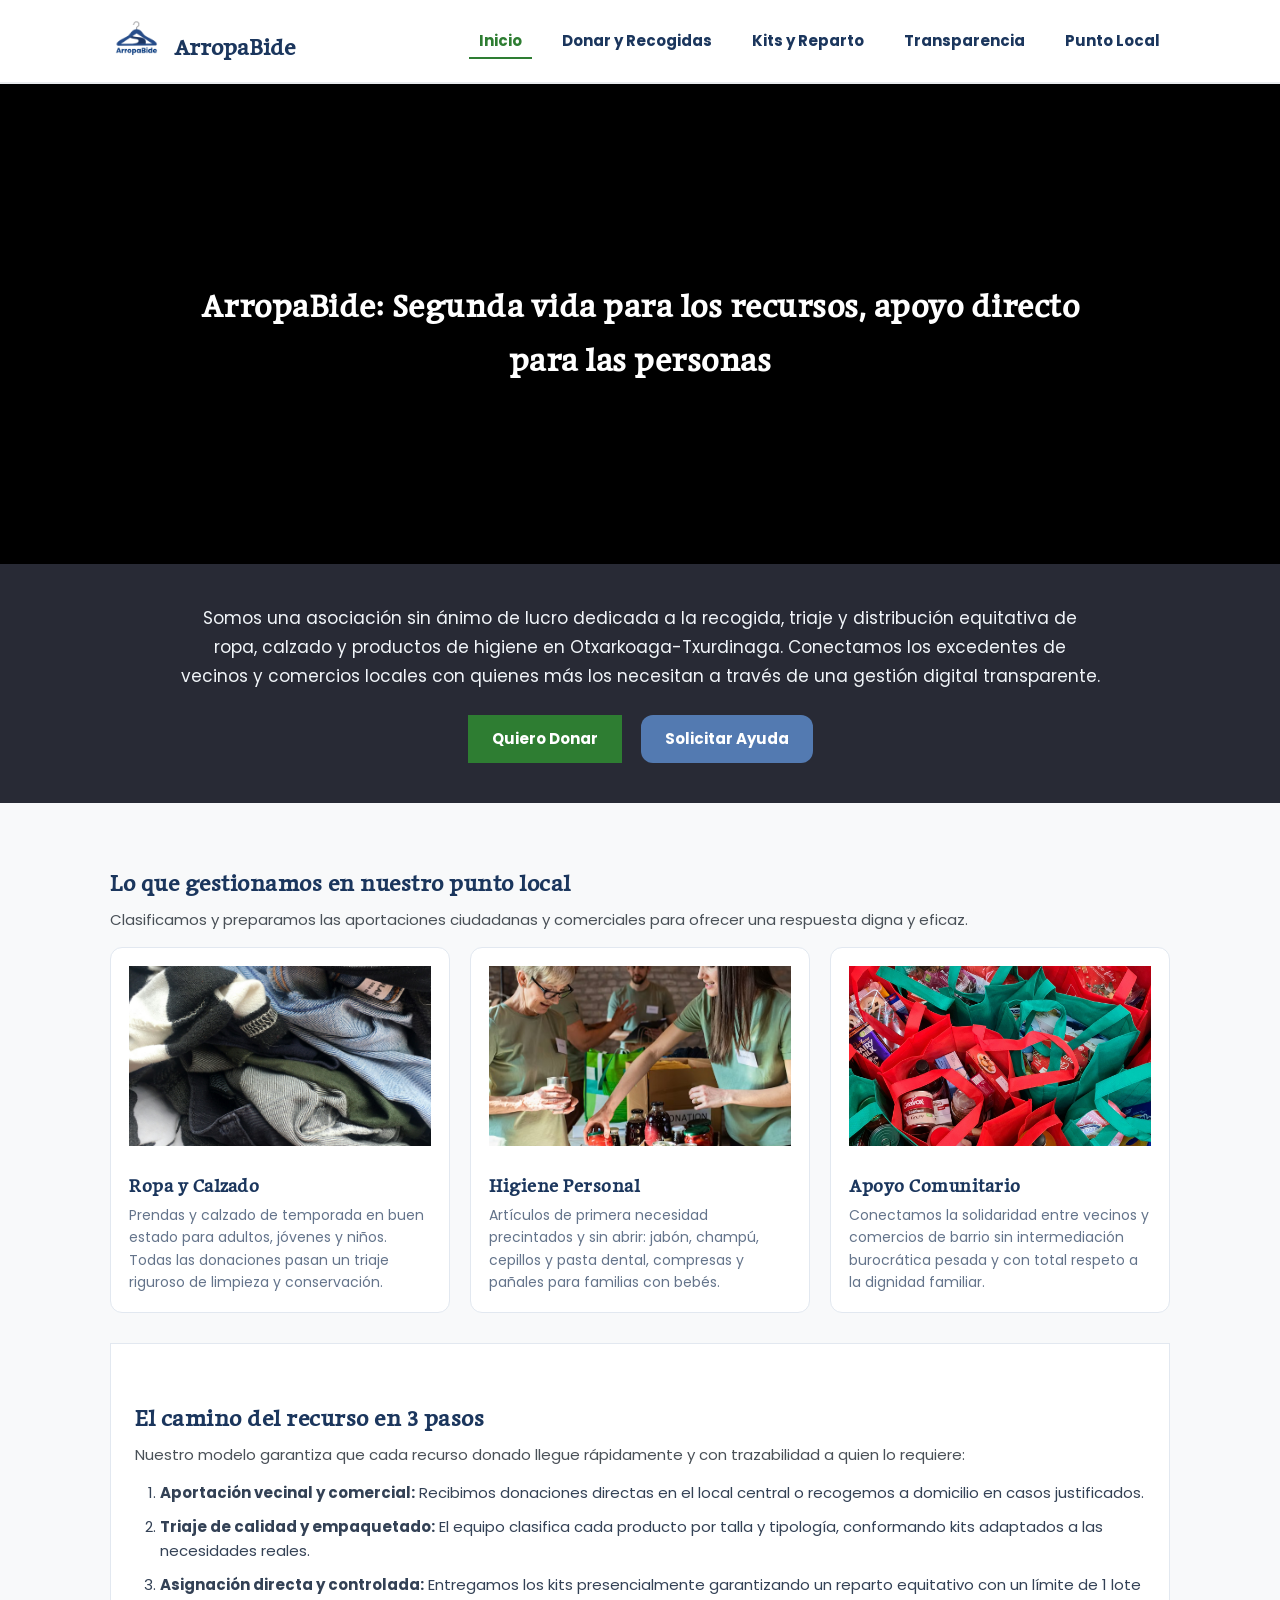
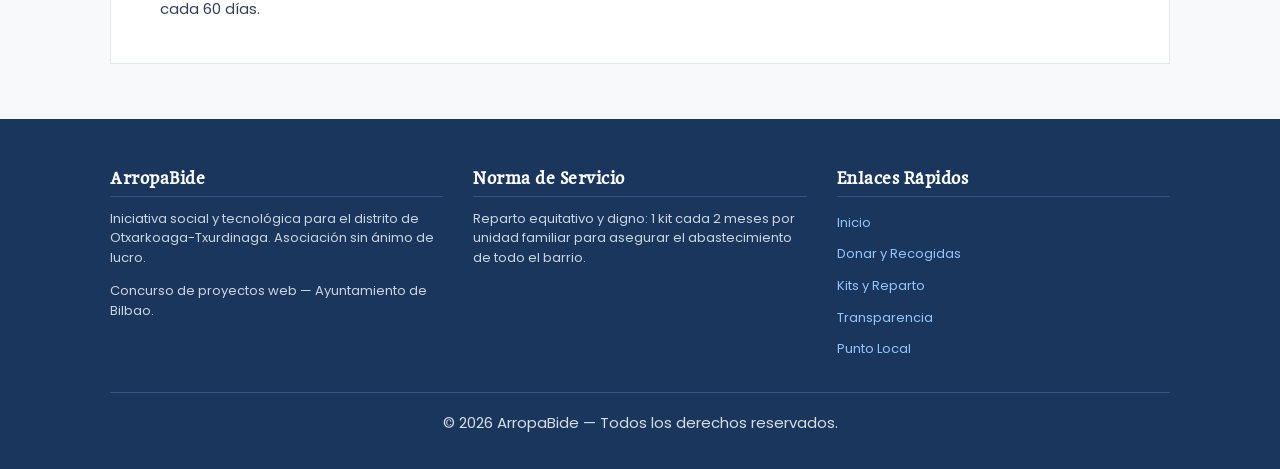
<file: index.html>
<!DOCTYPE html>
<html lang="es">
<head>
    <meta charset="UTF-8">
    <meta name="viewport" content="width=device-width, initial-scale=1.0">
    <title>ArropaBide | Donación y Recursos de Primera Necesidad en Otxarkoaga-Txurdinaga</title>
    <link rel="stylesheet" href="assets/css/style.css">
    <link rel="icon" href="assets/img/logo.png" type="image/x-icon">
</head>
<body>
    <!-- cabecera completa sin margenes laterales -->
    <header>
        <div class="header-contenedor">
            <div class="nav-flex">
                <a href="#" class="logo-header">
                    <img src="assets/img/logo.png" alt="Logotipo ArropaBide">
                    <span>ArropaBide</span>
                </a>
                <!-- menu de navegacion con lista -->
                <nav id="menu-principal">
                    <ul>
                        <li><a href="#" class="activo">Inicio</a></li>
                        <li><a href="donaciones.html">Donar y Recogidas</a></li>
                        <li><a href="kits.html">Kits y Reparto</a></li>
                        <li><a href="impacto.html">Transparencia</a></li>
                        <li><a href="contacto.html">Punto Local</a></li>
                    </ul>
                </nav>
            </div>
        </div>
    </header>

    <!-- hero con video automatico de youtube sin aspecto de card -->
    <section class="hero-video-seccion">
        <div class="yt-embed">
            <div data-id="EvEJQOR70DM" id="yt-embed-player" class="yt-embed-player"></div>
            <div class="yt-embed-overlay"></div>
            <div class="yt-hero-texto">
                <h1>ArropaBide: Segunda vida para los recursos, apoyo directo para las personas</h1>
            </div>
        </div>
    </section>

    <!-- franja oscura debajo del hero con fondo #282a35 que ocupa todo el ancho -->
    <div class="franja-hero-info">
        <p>Somos una asociación sin ánimo de lucro dedicada a la recogida, triaje y distribución equitativa de ropa, calzado y productos de higiene en Otxarkoaga-Txurdinaga. Conectamos los excedentes de vecinos y comercios locales con quienes más los necesitan a través de una gestión digital transparente.</p>
        <div class="botones-hero">
            <a href="donaciones.html" class="btn-donar">Quiero Donar</a>
            <a href="kits.html" class="btn-ayuda">Solicitar Ayuda</a>
        </div>
    </div>

    <!-- contenido principal centrado -->
    <main class="contenedor-centrado">
        <!-- seccion de pilares esenciales con flexbox y tarjetas -->
        <section>
            <h2>Lo que gestionamos en nuestro punto local</h2>
            <p>Clasificamos y preparamos las aportaciones ciudadanas y comerciales para ofrecer una respuesta digna y eficaz.</p>

            <div class="contenedor-tarjetas">
                <!-- tarjeta 1 -->
                <article class="tarjeta">
                    <img src="assets/img/poster-ropa.jpg" alt="Ropa y calzado clasificados en perchas">
                    <h3>Ropa y Calzado</h3>
                    <p>Prendas y calzado de temporada en buen estado para adultos, jóvenes y niños. Todas las donaciones pasan un triaje riguroso de limpieza y conservación.</p>
                </article>

                <!-- tarjeta 2 -->
                <article class="tarjeta">
                    <img src="assets/img/poster-caridad.jpg" alt="Productos de higiene precintados">
                    <h3>Higiene Personal</h3>
                    <p>Artículos de primera necesidad precintados y sin abrir: jabón, champú, cepillos y pasta dental, compresas y pañales para familias con bebés.</p>
                </article>

                <!-- tarjeta 3 -->
                <article class="tarjeta">
                    <img src="assets/img/poster-caridad2.jpg" alt="Equipo de triaje en el local">
                    <h3>Apoyo Comunitario</h3>
                    <p>Conectamos la solidaridad entre vecinos y comercios de barrio sin intermediación burocrática pesada y con total respeto a la dignidad familiar.</p>
                </article>
            </div>
        </section>

        <!-- seccion informativa de como funciona en tres pasos con lista ordenada -->
        <section class="seccion-blanca">
            <h2>El camino del recurso en 3 pasos</h2>
            <p>Nuestro modelo garantiza que cada recurso donado llegue rápidamente y con trazabilidad a quien lo requiere:</p>
            <ol class="lista-pasos">
                <li><strong>Aportación vecinal y comercial:</strong> Recibimos donaciones directas en el local central o recogemos a domicilio en casos justificados.</li>
                <li><strong>Triaje de calidad y empaquetado:</strong> El equipo clasifica cada producto por talla y tipología, conformando kits adaptados a las necesidades reales.</li>
                <li><strong>Asignación directa y controlada:</strong> Entregamos los kits presencialmente garantizando un reparto equitativo con un límite de 1 lote cada 60 días.</li>
            </ol>
        </section>
    </main>

    <!-- pie de pagina que ocupa todo el espacio sin margenes y sin borde verde -->
    <footer>
        <div class="footer-contenedor">
            <div class="footer-flex">
                <div class="footer-col">
                    <h3>ArropaBide</h3>
                    <p>Iniciativa social y tecnológica para el distrito de Otxarkoaga-Txurdinaga. Asociación sin ánimo de lucro.</p>
                    <p>Concurso de proyectos web — Ayuntamiento de Bilbao.</p>
                </div>
                <div class="footer-col">
                    <h3>Norma de Servicio</h3>
                    <p>Reparto equitativo y digno: 1 kit cada 2 meses por unidad familiar para asegurar el abastecimiento de todo el barrio.</p>
                </div>
                <div class="footer-col">
                    <h3>Enlaces Rápidos</h3>
                    <ul>
                        <li><a href="#">Inicio</a></li>
                        <li><a href="donaciones.html">Donar y Recogidas</a></li>
                        <li><a href="kits.html">Kits y Reparto</a></li>
                        <li><a href="impacto.html">Transparencia</a></li>
                        <li><a href="contacto.html">Punto Local</a></li>
                    </ul>
                </div>
            </div>
            <div class="copyright">
                <p>&copy; 2026 ArropaBide — Todos los derechos reservados.</p>
            </div>
        </div>
    </footer>

    <!-- script de la api de youtube para el video de fondo automatico -->
    <script async src="https://www.youtube.com/iframe_api"></script>
    <script src="assets/js/script.js"></script>
</body>
</html>
</file>
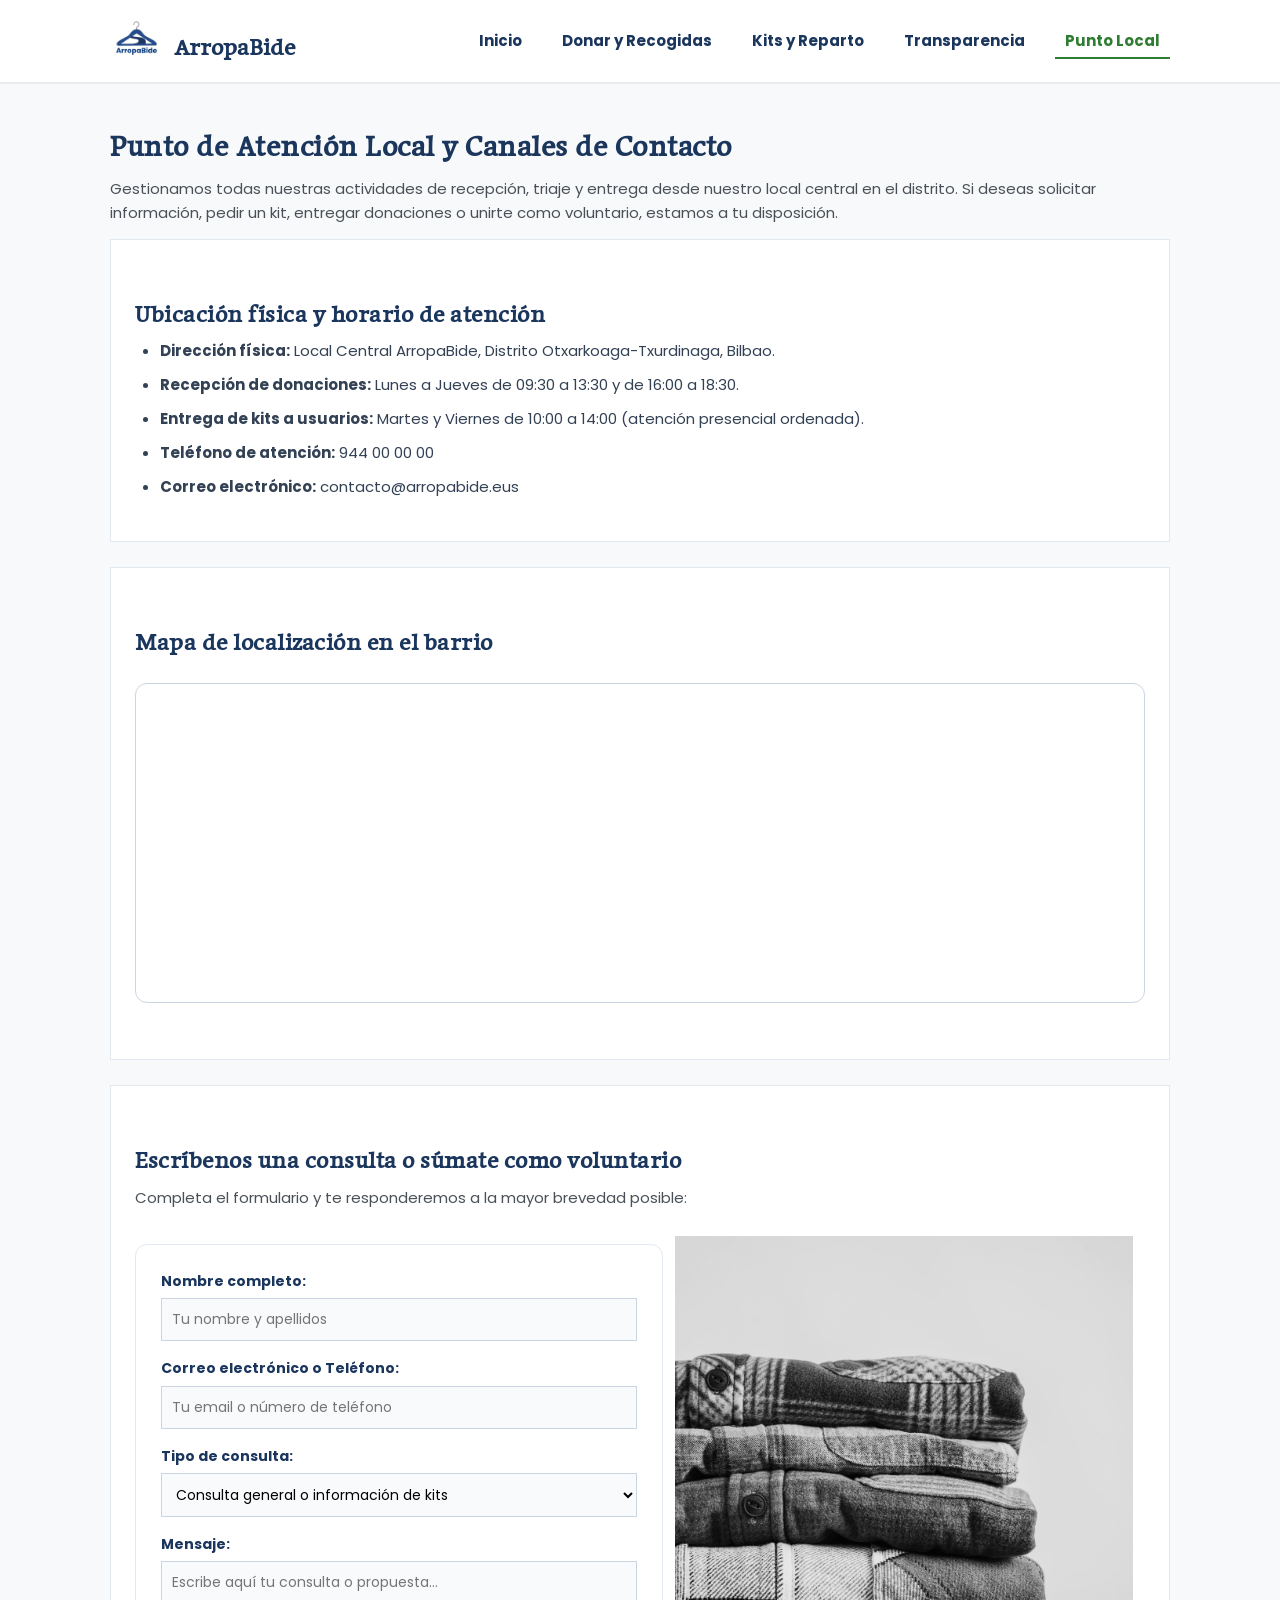
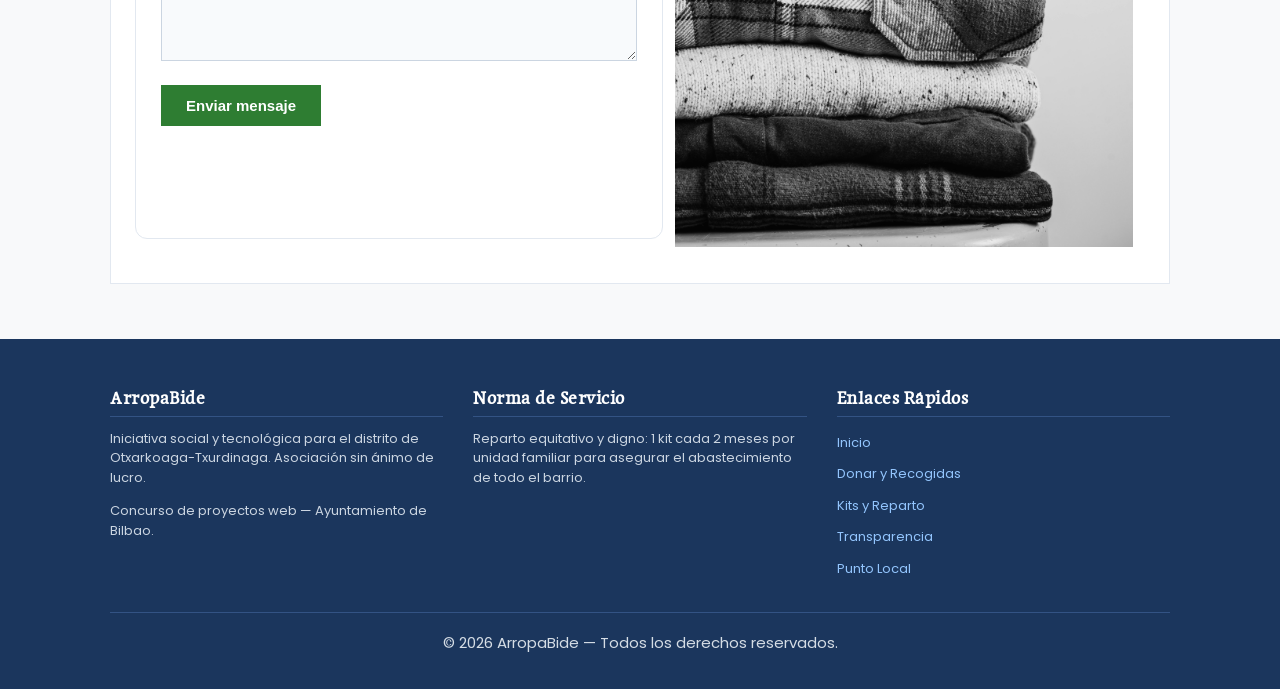
<file: contacto.html>
<!DOCTYPE html>
<html lang="es">
<head>
    <meta charset="UTF-8">
    <meta name="viewport" content="width=device-width, initial-scale=1.0">
    <title>Punto Local, Horarios y Contacto | ArropaBide</title>
    <link rel="stylesheet" href="assets/css/style.css">
    <link rel="icon" href="assets/img/logo.png" type="image/x-icon">
</head>
<body>
    <!-- cabecera comun con navegacion -->
    <header>
        <div class="header-contenedor">
            <div class="nav-flex">
                <a href="index.html" class="logo-header">
                    <img src="assets/img/logo.png" alt="Logotipo ArropaBide">
                    <span>ArropaBide</span>
                </a>
                <nav id="menu-principal">
                    <ul>
                        <li><a href="index.html">Inicio</a></li>
                        <li><a href="donaciones.html">Donar y Recogidas</a></li>
                        <li><a href="kits.html">Kits y Reparto</a></li>
                        <li><a href="impacto.html">Transparencia</a></li>
                        <li><a href="contacto.html" class="activo">Punto Local</a></li>
                    </ul>
                </nav>
            </div>
        </div>
    </header>

    <!-- contenido principal de contacto centrado -->
    <main class="contenedor-centrado">
        <section>
            <h1>Punto de Atención Local y Canales de Contacto</h1>
            <p>Gestionamos todas nuestras actividades de recepción, triaje y entrega desde nuestro local central en el distrito. Si deseas solicitar información, pedir un kit, entregar donaciones o unirte como voluntario, estamos a tu disposición.</p>
        </section>

        <!-- seccion de datos del local y horarios -->
        <section class="seccion-blanca">
            <h2>Ubicación física y horario de atención</h2>
            <ul class="lista-sencilla">
                <li><strong>Dirección física:</strong> Local Central ArropaBide, Distrito Otxarkoaga-Txurdinaga, Bilbao.</li>
                <li><strong>Recepción de donaciones:</strong> Lunes a Jueves de 09:30 a 13:30 y de 16:00 a 18:30.</li>
                <li><strong>Entrega de kits a usuarios:</strong> Martes y Viernes de 10:00 a 14:00 (atención presencial ordenada).</li>
                <li><strong>Teléfono de atención:</strong> 944 00 00 00</li>
                <li><strong>Correo electrónico:</strong> contacto@arropabide.eus</li>
            </ul>
        </section>

        <!-- seccion con mapa interactivo en iframe -->
        <section class="seccion-blanca">
            <h2>Mapa de localización en el barrio</h2>
            <div class="contenedor-mapa">
                <iframe src="https://www.google.com/maps/embed?pb=!1m18!1m12!1m3!1d11620.123456789!2d-2.9090!3d43.2590!2m3!1f0!2f0!3f0!3m2!1i1024!2i768!4f13.1!3m3!1m2!1s0xd4e4fd8a4c0a1b3%3A0x123456789abcdef!2sOtxarkoaga-Txurdinaga%2C%20Bilbao!5e0!3m2!1ses!2ses!4v1234567890123" loading="lazy" title="Mapa Otxarkoaga-Txurdinaga"></iframe>
            </div>
        </section>

        <!-- formulario de contacto vecinal -->
        <section class="seccion-blanca">
            <h2>Escríbenos una consulta o súmate como voluntario</h2>
            <p>Completa el formulario y te responderemos a la mayor brevedad posible:</p>
            <div class="form">
            <!-- formulario con envio mediante mailto -->
            <form id="formulario-contacto" action="mailto:contacto@arropabide.eus" method="post" enctype="text/plain">
                <label for="nombre">Nombre completo:</label>
                <input type="text" id="nombre" name="nombre" placeholder="Tu nombre y apellidos" required>

                <label for="contacto">Correo electrónico o Teléfono:</label>
                <input type="text" id="contacto" name="contacto" placeholder="Tu email o número de teléfono" required>

                <label for="tipo">Tipo de consulta:</label>
                <select id="tipo" name="tipo">
                    <option value="general">Consulta general o información de kits</option>
                    <option value="comercio">Comercio local interesado en colaborar</option>
                    <option value="voluntariado">Inscripción como voluntario de triaje o reparto</option>
                    <option value="otro">Otras consultas</option>
                </select>

                <label for="mensaje">Mensaje:</label>
                <textarea id="mensaje" name="mensaje" placeholder="Escribe aquí tu consulta o propuesta..." required></textarea>

                <input type="submit" value="Enviar mensaje">
            </form>
            <img class="img-form" src="assets/img/poster-caridad3.jpg" alt="portada"/>
        </div>
        </section>
    </main>

    <!-- pie de pagina sin margenes laterales -->
    <footer>
        <div class="footer-contenedor">
            <div class="footer-flex">
                <div class="footer-col">
                    <h3>ArropaBide</h3>
                    <p>Iniciativa social y tecnológica para el distrito de Otxarkoaga-Txurdinaga. Asociación sin ánimo de lucro.</p>
                    <p>Concurso de proyectos web — Ayuntamiento de Bilbao.</p>
                </div>
                <div class="footer-col">
                    <h3>Norma de Servicio</h3>
                    <p>Reparto equitativo y digno: 1 kit cada 2 meses por unidad familiar para asegurar el abastecimiento de todo el barrio.</p>
                </div>
                <div class="footer-col">
                    <h3>Enlaces Rápidos</h3>
                    <ul>
                        <li><a href="index.html">Inicio</a></li>
                        <li><a href="donaciones.html">Donar y Recogidas</a></li>
                        <li><a href="kits.html">Kits y Reparto</a></li>
                        <li><a href="impacto.html">Transparencia</a></li>
                        <li><a href="contacto.html">Punto Local</a></li>
                    </ul>
                </div>
            </div>
            <div class="copyright">
                <p>&copy; 2026 ArropaBide — Todos los derechos reservados.</p>
            </div>
        </div>
    </footer>
</body>
</html>
</file>
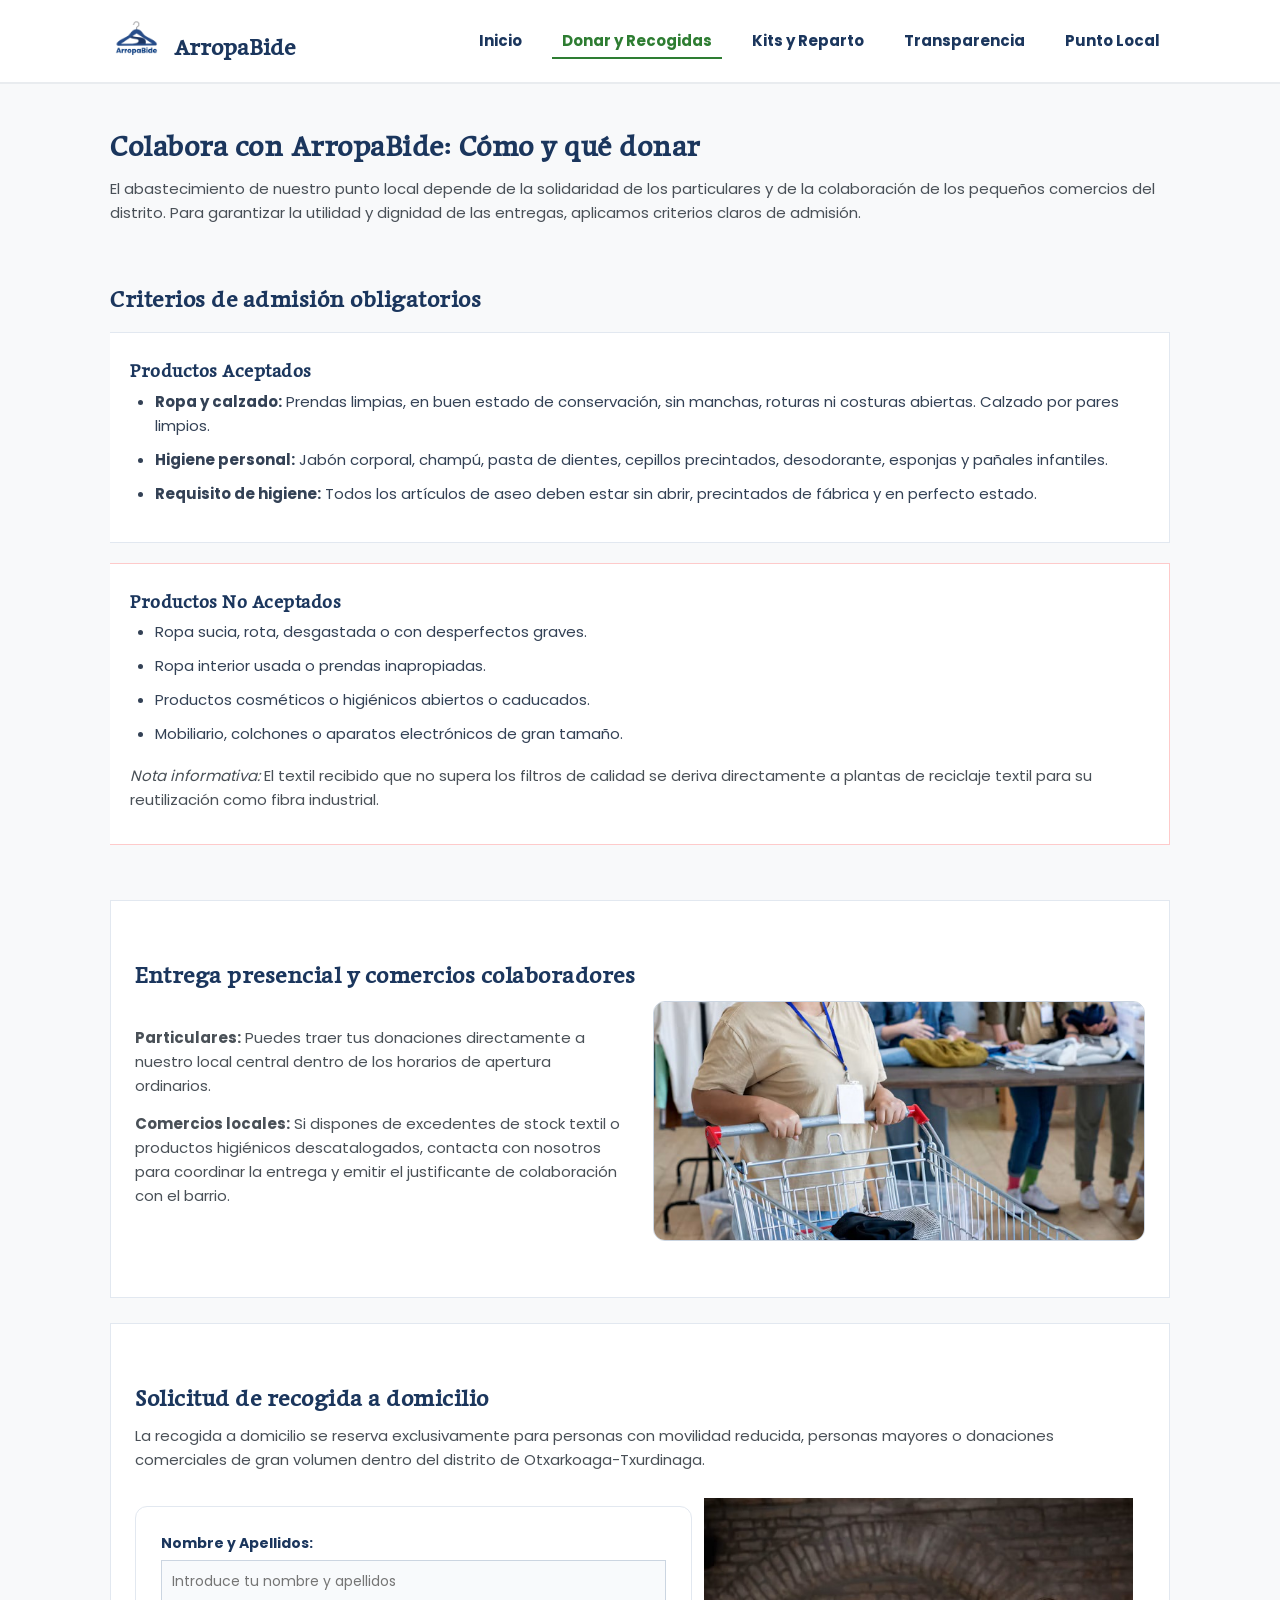
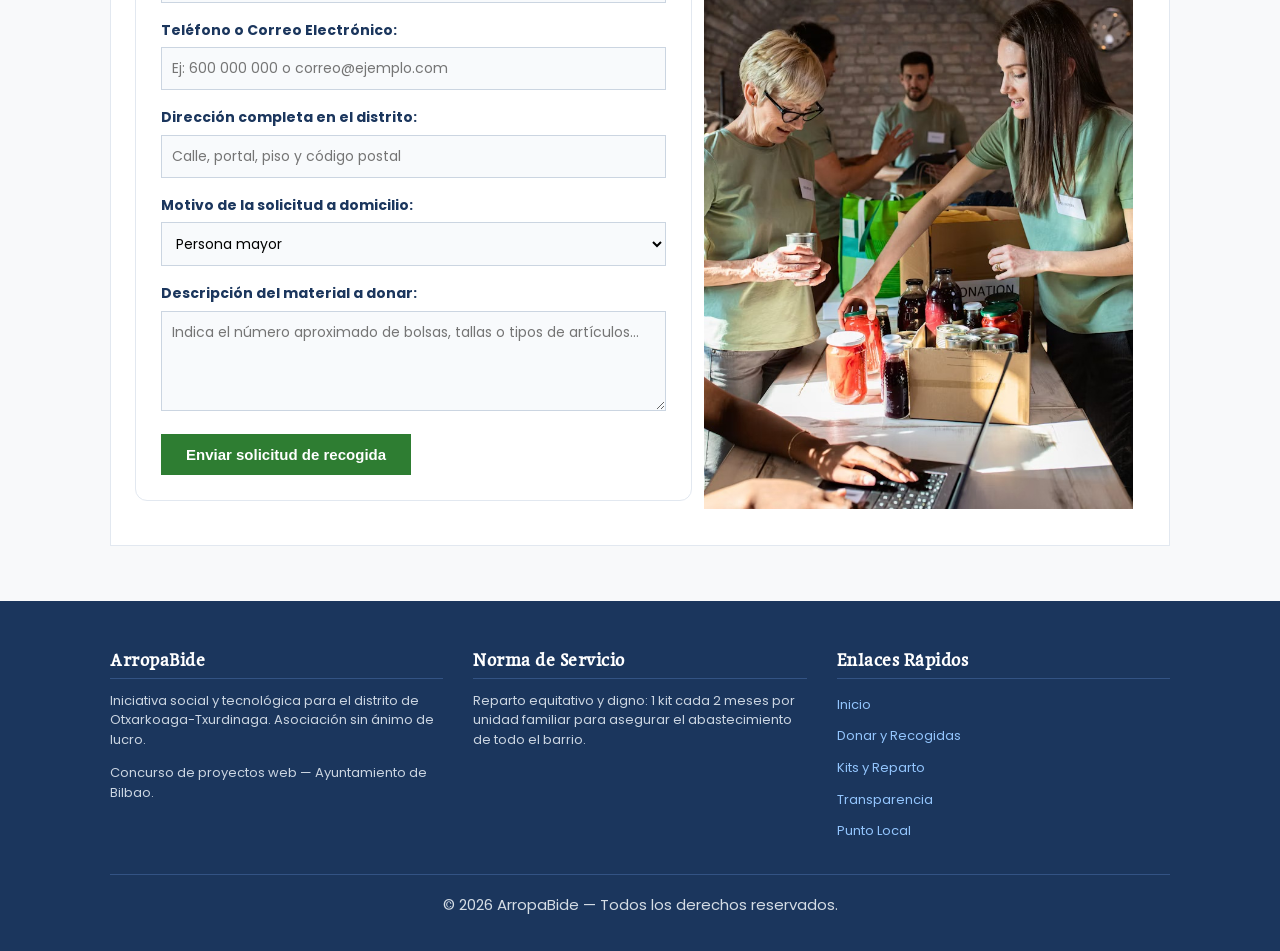
<file: donaciones.html>
<!DOCTYPE html>
<html lang="es">
<head>
    <meta charset="UTF-8">
    <meta name="viewport" content="width=device-width, initial-scale=1.0">
    <title>Donar y Solicitud de Recogida | ArropaBide</title>
    <link rel="stylesheet" href="assets/css/style.css">
    <link rel="shortcut icon" href="assets/img/logo.png" type="image/x-icon">
</head>
<body>
    <!-- cabecera de la pagina -->
    <header>
        <div class="header-contenedor">
            <div class="nav-flex">
                <a href="index.html" class="logo-header">
                    <img src="assets/img/logo.png" alt="Logotipo ArropaBide">
                    <span>ArropaBide</span>
                </a>
                <nav id="menu-principal">
                    <ul>
                        <li><a href="index.html">Inicio</a></li>
                        <li><a href="donaciones.html" class="activo">Donar y Recogidas</a></li>
                        <li><a href="kits.html">Kits y Reparto</a></li>
                        <li><a href="impacto.html">Transparencia</a></li>
                        <li><a href="contacto.html">Punto Local</a></li>
                    </ul>
                </nav>
            </div>
        </div>
    </header>

    <!-- contenido principal centrado -->
    <main class="contenedor-centrado">
        <section>
            <h1>Colabora con ArropaBide: Cómo y qué donar</h1>
            <p>El abastecimiento de nuestro punto local depende de la solidaridad de los particulares y de la colaboración de los pequeños comercios del distrito. Para garantizar la utilidad y dignidad de las entregas, aplicamos criterios claros de admisión.</p>
        </section>

        <!-- seccion de criterios sin aspecto visible de card -->
        <section class="seccion-invisible">
            <h2>Criterios de admisión obligatorios</h2>
            
            <div class="caja-aviso">
                <h3>Productos Aceptados</h3>
                <ul class="lista-sencilla">
                    <li><strong>Ropa y calzado:</strong> Prendas limpias, en buen estado de conservación, sin manchas, roturas ni costuras abiertas. Calzado por pares limpios.</li>
                    <li><strong>Higiene personal:</strong> Jabón corporal, champú, pasta de dientes, cepillos precintados, desodorante, esponjas y pañales infantiles.</li>
                    <li><strong>Requisito de higiene:</strong> Todos los artículos de aseo deben estar sin abrir, precintados de fábrica y en perfecto estado.</li>
                </ul>
            </div>

            <div class="caja-aviso-rojo">
                <h3>Productos No Aceptados</h3>
                <ul class="lista-sencilla">
                    <li>Ropa sucia, rota, desgastada o con desperfectos graves.</li>
                    <li>Ropa interior usada o prendas inapropiadas.</li>
                    <li>Productos cosméticos o higiénicos abiertos o caducados.</li>
                    <li>Mobiliario, colchones o aparatos electrónicos de gran tamaño.</li>
                </ul>
                <p><em>Nota informativa:</em> El textil recibido que no supera los filtros de calidad se deriva directamente a plantas de reciclaje textil para su reutilización como fibra industrial.</p>
            </div>
        </section>

        <!-- seccion de canales de entrada y comercios colaboradores con foto -->
        <section class="seccion-blanca">
            <h2>Entrega presencial y comercios colaboradores</h2>
            <div class="fila-dos-columnas">
                <div class="columna-texto">
                    <p><strong>Particulares:</strong> Puedes traer tus donaciones directamente a nuestro local central dentro de los horarios de apertura ordinarios.</p>
                    <p><strong>Comercios locales:</strong> Si dispones de excedentes de stock textil o productos higiénicos descatalogados, contacta con nosotros para coordinar la entrega y emitir el justificante de colaboración con el barrio.</p>
                </div>
                <div class="columna-foto">
                    <img src="assets/img/poster-donarropa.jpg" alt="Comercio local entregando stock excedente">
                </div>
            </div>
        </section>

        <!-- seccion del formulario de recogida a domicilio -->
        <section class="seccion-blanca">
            <h2>Solicitud de recogida a domicilio</h2>
            <p>La recogida a domicilio se reserva exclusivamente para personas con movilidad reducida, personas mayores o donaciones comerciales de gran volumen dentro del distrito de Otxarkoaga-Txurdinaga.</p>

            <!-- formulario con envio mediante mailto -->
             <div class="form">
            <form id="formulario-recogida" action="mailto:contacto@arropabide.eus" method="post" enctype="text/plain">
                <label for="nombre">Nombre y Apellidos:</label>
                <input type="text" id="nombre" name="nombre" placeholder="Introduce tu nombre y apellidos" required>

                <label for="contacto">Teléfono o Correo Electrónico:</label>
                <input type="text" id="contacto" name="contacto" placeholder="Ej: 600 000 000 o correo@ejemplo.com" required>

                <label for="direccion">Dirección completa en el distrito:</label>
                <input type="text" id="direccion" name="direccion" placeholder="Calle, portal, piso y código postal" required>

                <label for="motivo">Motivo de la solicitud a domicilio:</label>
                <select id="motivo" name="motivo">
                    <option value="mayor">Persona mayor</option>
                    <option value="movilidad">Movilidad reducida</option>
                    <option value="comercio">Donación de gran volumen / Comercio colaborador</option>
                </select>

                <label for="descripcion">Descripción del material a donar:</label>
                <textarea id="descripcion" name="descripcion" placeholder="Indica el número aproximado de bolsas, tallas o tipos de artículos..." required></textarea>

                <input type="submit" value="Enviar solicitud de recogida">
            </form>
             <img class="img-form" src="assets/img/poster-caridad.jpg" alt="portada"/>
        </div>
        </section>
    </main>

    <!-- pie de pagina a pantalla completa sin margenes laterales -->
    <footer>
        <div class="footer-contenedor">
            <div class="footer-flex">
                <div class="footer-col">
                    <h3>ArropaBide</h3>
                    <p>Iniciativa social y tecnológica para el distrito de Otxarkoaga-Txurdinaga. Asociación sin ánimo de lucro.</p>
                    <p>Concurso de proyectos web — Ayuntamiento de Bilbao.</p>
                </div>
                <div class="footer-col">
                    <h3>Norma de Servicio</h3>
                    <p>Reparto equitativo y digno: 1 kit cada 2 meses por unidad familiar para asegurar el abastecimiento de todo el barrio.</p>
                </div>
                <div class="footer-col">
                    <h3>Enlaces Rápidos</h3>
                    <ul>
                        <li><a href="index.html">Inicio</a></li>
                        <li><a href="donaciones.html">Donar y Recogidas</a></li>
                        <li><a href="kits.html">Kits y Reparto</a></li>
                        <li><a href="impacto.html">Transparencia</a></li>
                        <li><a href="contacto.html">Punto Local</a></li>
                    </ul>
                </div>
            </div>
            <div class="copyright">
                <p>&copy; 2026 ArropaBide — Todos los derechos reservados.</p>
            </div>
        </div>
    </footer>
</body>
</html>
</file>
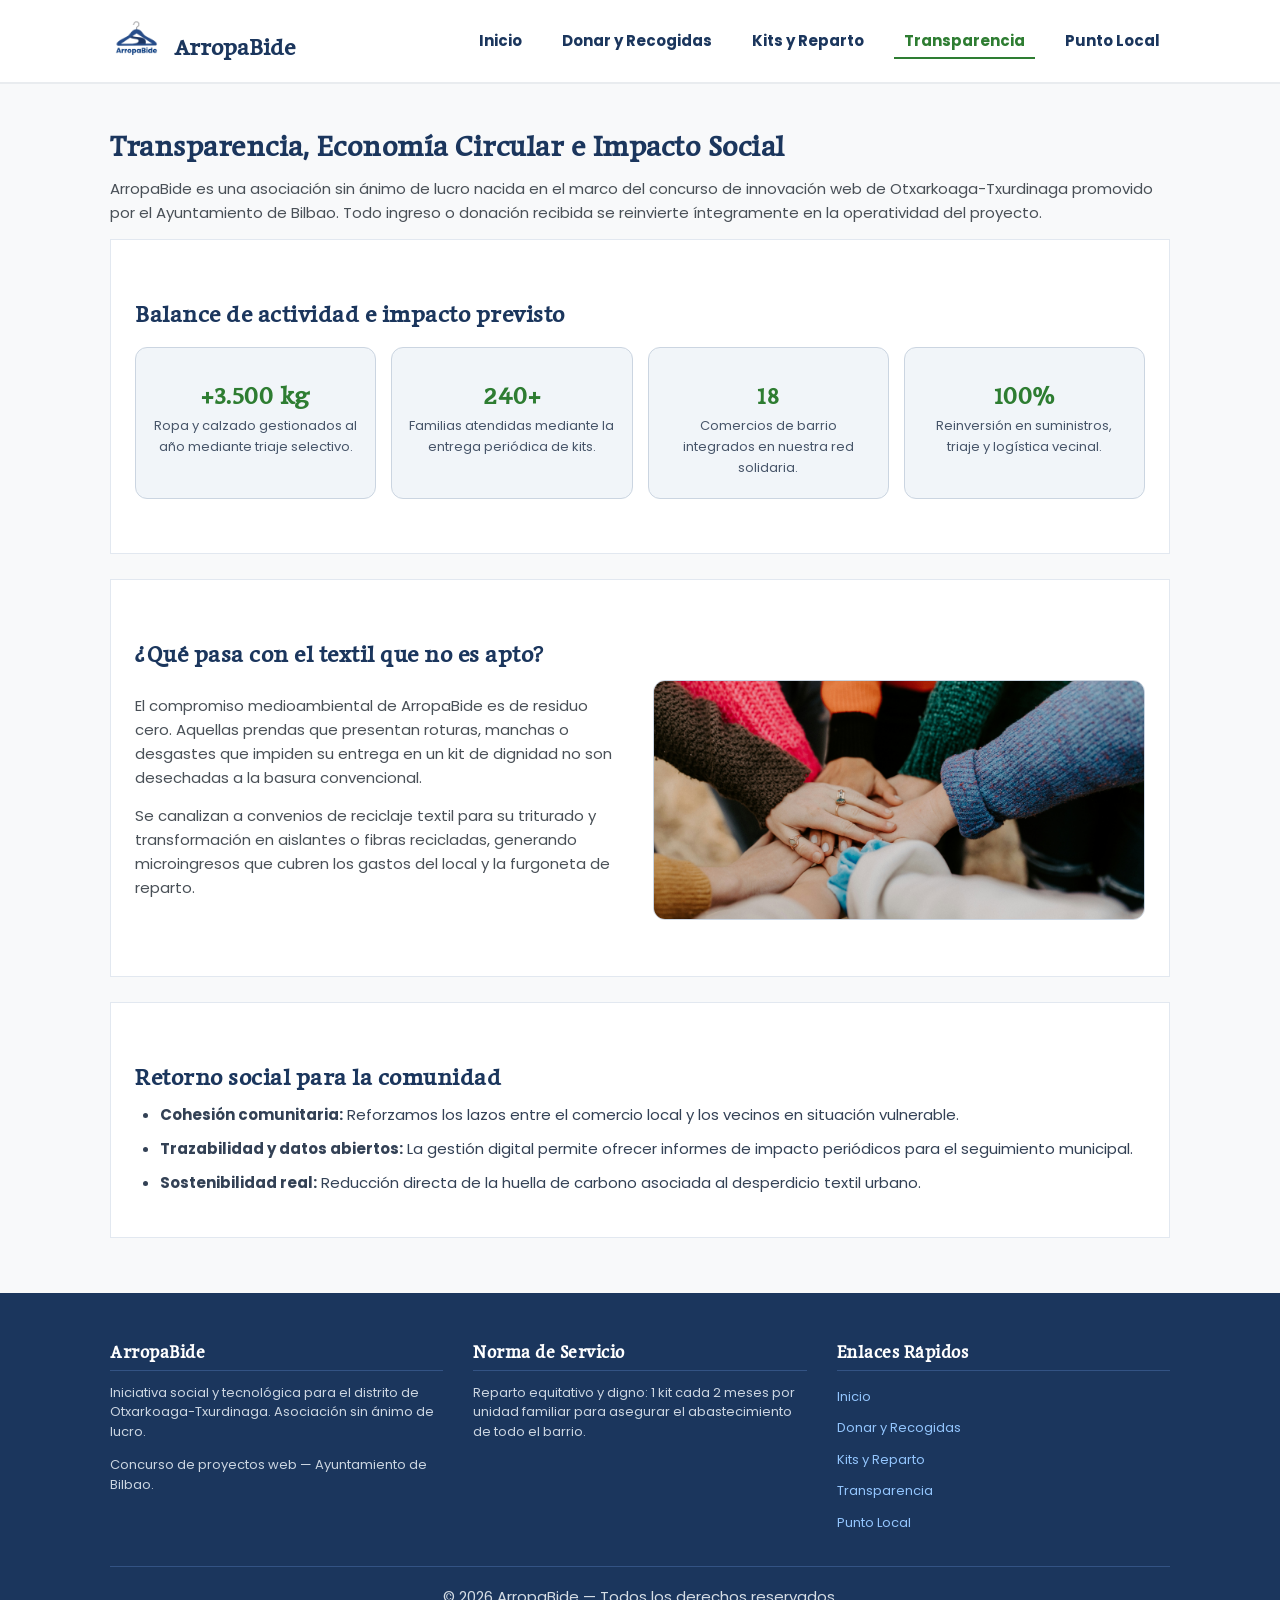
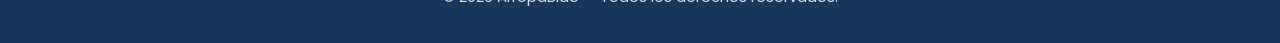
<file: impacto.html>
<!DOCTYPE html>
<html lang="es">
<head>
    <meta charset="UTF-8">
    <meta name="viewport" content="width=device-width, initial-scale=1.0">
    <title>Transparencia, Sostenibilidad y Retorno Social | ArropaBide</title>
    <link rel="stylesheet" href="assets/css/style.css">
    <link rel="shortcut icon" href="assets/img/logo.png" type="image/x-icon">
</head>
<body>
    <!-- cabecera comun con navegacion -->
    <header>
        <div class="header-contenedor">
            <div class="nav-flex">
                <a href="index.html" class="logo-header">
                    <img src="assets/img/logo.png" alt="Logotipo ArropaBide">
                    <span>ArropaBide</span>
                </a>
                <nav id="menu-principal">
                    <ul>
                        <li><a href="index.html">Inicio</a></li>
                        <li><a href="donaciones.html">Donar y Recogidas</a></li>
                        <li><a href="kits.html">Kits y Reparto</a></li>
                        <li><a href="impacto.html" class="activo">Transparencia</a></li>
                        <li><a href="contacto.html">Punto Local</a></li>
                    </ul>
                </nav>
            </div>
        </div>
    </header>

    <!-- contenido principal de transparencia centrado -->
    <main class="contenedor-centrado">
        <section>
            <h1>Transparencia, Economía Circular e Impacto Social</h1>
            <p>ArropaBide es una asociación sin ánimo de lucro nacida en el marco del concurso de innovación web de Otxarkoaga-Txurdinaga promovido por el Ayuntamiento de Bilbao. Todo ingreso o donación recibida se reinvierte íntegramente en la operatividad del proyecto.</p>
        </section>

        <!-- seccion de metricas estimadas con flexbox -->
        <section class="seccion-blanca">
            <h2>Balance de actividad e impacto previsto</h2>
            <div class="contenedor-metricas">
                <div class="caja-metrica">
                    <h3>+3.500 kg</h3>
                    <p>Ropa y calzado gestionados al año mediante triaje selectivo.</p>
                </div>
                <div class="caja-metrica">
                    <h3>240+</h3>
                    <p>Familias atendidas mediante la entrega periódica de kits.</p>
                </div>
                <div class="caja-metrica">
                    <h3>18</h3>
                    <p>Comercios de barrio integrados en nuestra red solidaria.</p>
                </div>
                <div class="caja-metrica">
                    <h3>100%</h3>
                    <p>Reinversión en suministros, triaje y logística vecinal.</p>
                </div>
            </div>
        </section>

        <!-- seccion de reciclaje y economia circular -->
        <section class="seccion-blanca">
            <h2>¿Qué pasa con el textil que no es apto?</h2>
            <div class="fila-dos-columnas">
                <div class="columna-texto">
                    <p>El compromiso medioambiental de ArropaBide es de residuo cero. Aquellas prendas que presentan roturas, manchas o desgastes que impiden su entrega en un kit de dignidad no son desechadas a la basura convencional.</p>
                    <p>Se canalizan a convenios de reciclaje textil para su triturado y transformación en aislantes o fibras recicladas, generando microingresos que cubren los gastos del local y la furgoneta de reparto.</p>
                </div>
                <div class="columna-foto">
                    <img src="assets/img/backdrop-caridad.jpg" alt="Separacion de materiales para economia circular">
                </div>
            </div>
        </section>

        <!-- seccion de retorno social para bilbao y el distrito -->
        <section class="seccion-blanca">
            <h2>Retorno social para la comunidad</h2>
            <ul class="lista-sencilla">
                <li><strong>Cohesión comunitaria:</strong> Reforzamos los lazos entre el comercio local y los vecinos en situación vulnerable.</li>
                <li><strong>Trazabilidad y datos abiertos:</strong> La gestión digital permite ofrecer informes de impacto periódicos para el seguimiento municipal.</li>
                <li><strong>Sostenibilidad real:</strong> Reducción directa de la huella de carbono asociada al desperdicio textil urbano.</li>
            </ul>
        </section>
    </main>

    <!-- pie de pagina sin margenes laterales -->
    <footer>
        <div class="footer-contenedor">
            <div class="footer-flex">
                <div class="footer-col">
                    <h3>ArropaBide</h3>
                    <p>Iniciativa social y tecnológica para el distrito de Otxarkoaga-Txurdinaga. Asociación sin ánimo de lucro.</p>
                    <p>Concurso de proyectos web — Ayuntamiento de Bilbao.</p>
                </div>
                <div class="footer-col">
                    <h3>Norma de Servicio</h3>
                    <p>Reparto equitativo y digno: 1 kit cada 2 meses por unidad familiar para asegurar el abastecimiento de todo el barrio.</p>
                </div>
                <div class="footer-col">
                    <h3>Enlaces Rápidos</h3>
                    <ul>
                        <li><a href="index.html">Inicio</a></li>
                        <li><a href="donaciones.html">Donar y Recogidas</a></li>
                        <li><a href="kits.html">Kits y Reparto</a></li>
                        <li><a href="impacto.html">Transparencia</a></li>
                        <li><a href="contacto.html">Punto Local</a></li>
                    </ul>
                </div>
            </div>
            <div class="copyright">
                <p>&copy; 2026 ArropaBide — Todos los derechos reservados.</p>
            </div>
        </div>
    </footer>
</body>
</html>
</file>
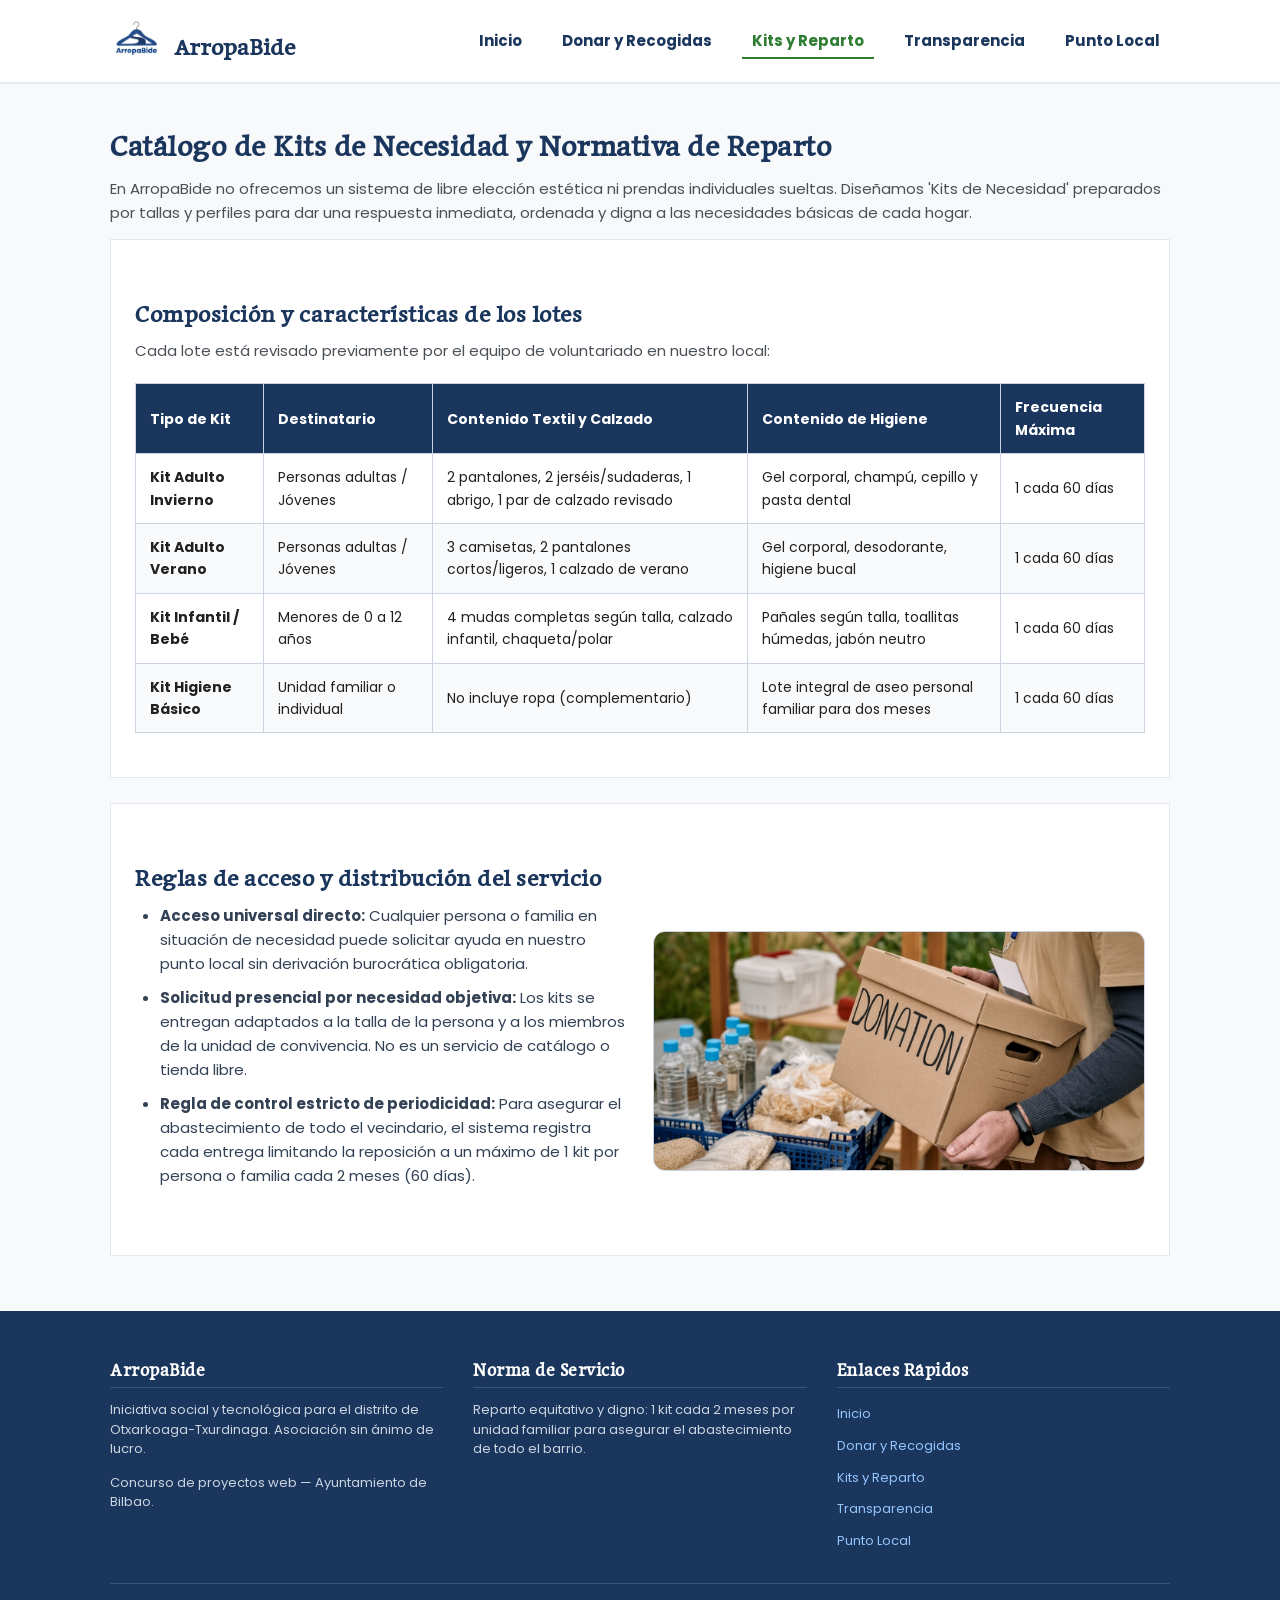
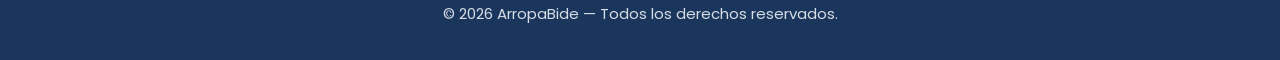
<file: kits.html>
<!DOCTYPE html>
<html lang="es">
<head>
    <meta charset="UTF-8">
    <meta name="viewport" content="width=device-width, initial-scale=1.0">
    <title>Kits de Necesidad y Normativa de Reparto | ArropaBide</title>
    <link rel="stylesheet" href="assets/css/style.css">
    <link rel="shortcut icon" href="assets/img/logo.png" type="image/x-icon">
</head>
<body>
    <!-- cabecera comun con navegacion -->
    <header>
        <div class="header-contenedor">
            <div class="nav-flex">
                <a href="index.html" class="logo-header">
                    <img src="assets/img/logo.png" alt="Logotipo ArropaBide">
                    <span>ArropaBide</span>
                </a>
                <nav id="menu-principal">
                    <ul>
                        <li><a href="index.html">Inicio</a></li>
                        <li><a href="donaciones.html">Donar y Recogidas</a></li>
                        <li><a href="kits.html" class="activo">Kits y Reparto</a></li>
                        <li><a href="impacto.html">Transparencia</a></li>
                        <li><a href="contacto.html">Punto Local</a></li>
                    </ul>
                </nav>
            </div>
        </div>
    </header>

    <!-- contenido principal de kits centrado -->
    <main class="contenedor-centrado">
        <section>
            <h1>Catálogo de Kits de Necesidad y Normativa de Reparto</h1>
            <p>En ArropaBide no ofrecemos un sistema de libre elección estética ni prendas individuales sueltas. Diseñamos 'Kits de Necesidad' preparados por tallas y perfiles para dar una respuesta inmediata, ordenada y digna a las necesidades básicas de cada hogar.</p>
        </section>

        <!-- seccion de la tabla de lotes de ayuda -->
        <section class="seccion-blanca">
            <h2>Composición y características de los lotes</h2>
            <p>Cada lote está revisado previamente por el equipo de voluntariado en nuestro local:</p>

            <table class="tabla-kits">
                <thead>
                    <tr>
                        <th>Tipo de Kit</th>
                        <th>Destinatario</th>
                        <th>Contenido Textil y Calzado</th>
                        <th>Contenido de Higiene</th>
                        <th>Frecuencia Máxima</th>
                    </tr>
                </thead>
                <tbody>
                    <tr>
                        <td><strong>Kit Adulto Invierno</strong></td>
                        <td>Personas adultas / Jóvenes</td>
                        <td>2 pantalones, 2 jerséis/sudaderas, 1 abrigo, 1 par de calzado revisado</td>
                        <td>Gel corporal, champú, cepillo y pasta dental</td>
                        <td>1 cada 60 días</td>
                    </tr>
                    <tr>
                        <td><strong>Kit Adulto Verano</strong></td>
                        <td>Personas adultas / Jóvenes</td>
                        <td>3 camisetas, 2 pantalones cortos/ligeros, 1 calzado de verano</td>
                        <td>Gel corporal, desodorante, higiene bucal</td>
                        <td>1 cada 60 días</td>
                    </tr>
                    <tr>
                        <td><strong>Kit Infantil / Bebé</strong></td>
                        <td>Menores de 0 a 12 años</td>
                        <td>4 mudas completas según talla, calzado infantil, chaqueta/polar</td>
                        <td>Pañales según talla, toallitas húmedas, jabón neutro</td>
                        <td>1 cada 60 días</td>
                    </tr>
                    <tr>
                        <td><strong>Kit Higiene Básico</strong></td>
                        <td>Unidad familiar o individual</td>
                        <td>No incluye ropa (complementario)</td>
                        <td>Lote integral de aseo personal familiar para dos meses</td>
                        <td>1 cada 60 días</td>
                    </tr>
                </tbody>
            </table>
        </section>

        <!-- seccion de normativa y reglas de reparto con imagen -->
        <section class="seccion-blanca">
            <h2>Reglas de acceso y distribución del servicio</h2>
            <div class="fila-dos-columnas">
                <div class="columna-texto">
                    <ul class="lista-sencilla">
                        <li><strong>Acceso universal directo:</strong> Cualquier persona o familia en situación de necesidad puede solicitar ayuda en nuestro punto local sin derivación burocrática obligatoria.</li>
                        <li><strong>Solicitud presencial por necesidad objetiva:</strong> Los kits se entregan adaptados a la talla de la persona y a los miembros de la unidad de convivencia. No es un servicio de catálogo o tienda libre.</li>
                        <li><strong>Regla de control estricto de periodicidad:</strong> Para asegurar el abastecimiento de todo el vecindario, el sistema registra cada entrega limitando la reposición a un máximo de 1 kit por persona o familia cada 2 meses (60 días).</li>
                    </ul>
                </div>
                <div class="columna-foto">
                    <img src="assets/img/hero.jpg" alt="Entrega de kit de ropa e higiene en el local">
                </div>
            </div>
        </section>
    </main>

    <!-- pie de pagina sin margenes laterales -->
    <footer>
        <div class="footer-contenedor">
            <div class="footer-flex">
                <div class="footer-col">
                    <h3>ArropaBide</h3>
                    <p>Iniciativa social y tecnológica para el distrito de Otxarkoaga-Txurdinaga. Asociación sin ánimo de lucro.</p>
                    <p>Concurso de proyectos web — Ayuntamiento de Bilbao.</p>
                </div>
                <div class="footer-col">
                    <h3>Norma de Servicio</h3>
                    <p>Reparto equitativo y digno: 1 kit cada 2 meses por unidad familiar para asegurar el abastecimiento de todo el barrio.</p>
                </div>
                <div class="footer-col">
                    <h3>Enlaces Rápidos</h3>
                    <ul>
                        <li><a href="index.html">Inicio</a></li>
                        <li><a href="donaciones.html">Donar y Recogidas</a></li>
                        <li><a href="kits.html">Kits y Reparto</a></li>
                        <li><a href="impacto.html">Transparencia</a></li>
                        <li><a href="contacto.html">Punto Local</a></li>
                    </ul>
                </div>
            </div>
            <div class="copyright">
                <p>&copy; 2026 ArropaBide — Todos los derechos reservados.</p>
            </div>
        </div>
    </footer>
</body>
</html>
</file>
<file: assets/css/style.css>
@font-face {
    font-family: 'Poppins';
    src: url('../../fonts/Poppins/Poppins-Regular.ttf') format('truetype');
    font-weight: normal;
    font-style: normal;
}

@font-face {
    font-family: 'Poppins';
    src: url('../../fonts/Poppins/Poppins-Bold.ttf') format('truetype');
    font-weight: bold;
    font-style: normal;
}

@font-face {
    font-family: 'Maname';
    src: url('../../fonts/Maname/Maname-Regular.ttf') format('truetype');
    font-weight: normal;
    font-style: normal;
}

/* reset basico de margenes y relleno */
* {
    margin: 0;
    padding: 0;
    box-sizing: border-box;
}

body {
    font-family: 'Poppins', Arial, sans-serif;
    background-color: #f8f9fa;
    color: #212121;
    line-height: 1.6;
}

/* cabecera de la web a pantalla completa */
header {
    width: 100%;
    background-color: #ffffff;
    border-bottom: 2px solid #e9ecef;
    padding: 15px 0;
}

.header-contenedor {
    max-width: 1100px;
    margin: 0 auto;
    padding: 0 20px;
}

.nav-flex {
    display: flex;
    justify-content: space-between;
    align-items: center;
}

.logo-header {
    display: flex;
    align-items: center;
    text-decoration: none;
    color: #1b365d;
}

.logo-header img {
    height: 52px;
    width: auto;
    margin-right: 12px;
}

.logo-header span {
    font-family: 'Maname', 'Poppins', serif;
    font-size: 24px;
    font-weight: bold;
}

/* menu de navegacion con selector de id */
#menu-principal ul {
    list-style: none;
    display: flex;
    gap: 20px;
}

/* selector de relacion directo nav ul > li */
nav ul > li {
    display: inline-block;
}

nav ul > li a {
    text-decoration: none;
    color: #1b365d;
    font-weight: bold;
    font-size: 15px;
    padding: 6px 10px;
    border-radius: 0;
}

nav ul > li a:hover {
    color: #2e7d32;
    border-bottom: 2px solid #2e7d32;
}

nav ul > li a.activo {
    color: #2e7d32;
    border-bottom: 2px solid #2e7d32;
}

/* contenedor para el contenido principal centrado */
.contenedor-centrado {
    max-width: 1100px;
    margin: 0 auto;
    padding: 30px 20px;
}

/* combinacion de fuentes: maname para titulos y poppins para textos */
h1, h2, h3 {
    font-family: 'Maname', 'Poppins', Georgia, serif;
    color: #1b365d;
    letter-spacing: 0.5px;
}

h1 {
    font-size: 30px;
    margin-bottom: 15px;
}

h2 {
    font-size: 24px;
    margin-top: 25px;
    margin-bottom: 12px;
}

h3 {
    font-size: 19px;
    margin-bottom: 8px;
}

p {
    font-family: 'Poppins', Arial, sans-serif;
    margin-bottom: 14px;
    color: #495057;
    font-size: 15px;
}

/* estilos para el hero con video de youtube incrustado */
.hero-video-seccion {
    width: 100%;
    margin: 0;
    padding: 0;
}

.yt-embed {
    width: 100%;
    max-width: 100% !important;
    overflow: hidden;
    aspect-ratio: 16 / 9;
    max-height: 480px;
    position: relative;
    background-color: #000000;
}

.yt-embed iframe {
    width: 100%;
    height: 100%;
    transform: scale(1.8);
}

.yt-embed-player {
    width: 100%;
    height: 100%;
}

.yt-embed-overlay {
    position: absolute;
    top: 0;
    left: 0;
    width: 100%;
    height: 100%;
    background: rgba(0, 0, 0, 0.45);
    pointer-events: none;
}

.yt-hero-texto {
    position: absolute;
    top: 50%;
    left: 50%;
    transform: translate(-50%, -50%);
    text-align: center;
    color: #ffffff;
    width: 90%;
    max-width: 900px;
    z-index: 2;
}

.yt-hero-texto h1 {
    color: #ffffff;
    font-size: 34px;
    text-shadow: 0 2px 10px rgba(0, 0, 0, 0.8);
    margin-bottom: 0;
}

/* franja debajo del hero con fondo #282a35 sin margenes en los lados */
.franja-hero-info {
    width: 100%;
    background-color: #282a35;
    color: #ffffff;
    padding: 40px 20px;
    margin: 0;
    text-align: center;
}

.franja-hero-info p {
    color: #f1f5f9;
    font-size: 17px;
    max-width: 920px;
    margin: 0 auto 24px auto;
    line-height: 1.7;
}

/* botones de llamada a la accion con mezcla de sin bordes y 12px */
.botones-hero {
    margin-top: 15px;
}

.btn-donar {
    display: inline-block;
    background-color: #2e7d32;
    color: #ffffff;
    text-decoration: none;
    padding: 12px 24px;
    font-weight: bold;
    font-size: 15px;
    border: none;
    border-radius: 0;
    margin-right: 15px;
    cursor: pointer;
}

.btn-donar:hover {
    background-color: #225c25;
}

.btn-ayuda {
    display: inline-block;
    background-color: #537ab1;
    color: #ffffff;
    text-decoration: none;
    padding: 12px 24px;
    font-weight: bold;
    font-size: 15px;
    border: none;
    border-radius: 12px;
    cursor: pointer;
}

.btn-ayuda:hover {
    background-color: #12243e;
}

/* contenedor flexbox para las tarjetas de pilares */
.contenedor-tarjetas {
    display: flex;
    justify-content: space-between;
    gap: 20px;
    margin-top: 15px;
    margin-bottom: 30px;
}

/* tarjeta con bordes a 12px */
.tarjeta {
    flex: 1;
    background-color: #ffffff;
    border: 1px solid #e2e8f0;
    border-radius: 12px;
    padding: 18px;
}

.tarjeta img {
    width: 100%;
    height: 180px;
    object-fit: cover;
    border-radius: 0;
    margin-bottom: 12px;
}

/* selector de relacion clase p */
.tarjeta p {
    font-size: 14px;
    color: #64748b;
    margin-bottom: 0;
}

/* seccion informativa con bordes planos */
.seccion-blanca {
    background-color: #ffffff;
    border: 1px solid #e2e8f0;
    border-radius: 0;
    padding: 24px;
    margin-bottom: 25px;
}

/* seccion no visible como card segun cambios.txt */
.seccion-invisible {
    background-color: transparent;
    border: none;
    border-radius: 0;
    padding: 10px 0;
    margin-bottom: 25px;
}

/* listas con estilos basicos */
ul.lista-sencilla, ol.lista-pasos {
    margin-left: 25px;
    margin-bottom: 18px;
}

ul.lista-sencilla li, ol.lista-pasos li {
    margin-bottom: 10px;
    font-size: 15px;
    color: #334155;
}

/* fila con dos columnas usando flexbox */
.fila-dos-columnas {
    display: flex;
    gap: 25px;
    align-items: center;
    margin-bottom: 25px;
}

.columna-texto {
    flex: 1;
}

.columna-foto {
    flex: 1;
}

.columna-foto img {
    width: 100%;
    height: 240px;
    object-fit: cover;
    border-radius: 12px;
    border: 1px solid #cbd5e1;
}

/* avisos destacados sin border-left segun cambios.txt */
.caja-aviso {
    background-color: #ffffff;
    border: 1px solid #e2e8f0;
    border-left: none;
    border-radius: 0;
    padding: 18px 20px;
    margin: 20px 0;
}

.caja-aviso-rojo {
    background-color: #ffffff;
    border: 1px solid #fecaca;
    border-left: none;
    border-radius: 0;
    padding: 18px 20px;
    margin: 20px 0;
}

/* estilos para la tabla de kits sacados de w3schools */
.tabla-kits {
    width: 100%;
    border-collapse: collapse;
    margin: 20px 0;
    border-radius: 0;
}

.tabla-kits th, .tabla-kits td {
    border: 1px solid #cbd5e1;
    padding: 12px 14px;
    text-align: left;
    font-size: 14px;
}

.tabla-kits th {
    background-color: #1b365d;
    color: #ffffff;
    font-weight: bold;
}

/* selector de relacion con nth-child */
.tabla-kits tbody tr:nth-child(even) {
    background-color: #f8fafc;
}

/* contenedor flexbox para las cajas de metricas */
.contenedor-metricas {
    display: flex;
    justify-content: space-between;
    gap: 15px;
    margin: 20px 0 30px 0;
}

/* cajas de metricas con bordes a 12px */
.caja-metrica {
    flex: 1;
    background-color: #f1f5f9;
    border: 1px solid #cbd5e1;
    border-radius: 12px;
    padding: 20px 15px;
    text-align: center;
}

.caja-metrica h3 {
    font-size: 26px;
    color: #2e7d32;
    margin-bottom: 6px;
}

.caja-metrica p {
    font-size: 13px;
    color: #475569;
    margin-bottom: 0;
}

.form {
    display: flex;
}

/* formularios con selectores id */
#formulario-recogida, #formulario-contacto {
    background-color: #ffffff;
    border: 1px solid #e2e8f0;
    border-radius: 12px;
    padding: 25px;
    margin: 20px 0;
    width: 650px;
}

.img-form {
    height: 611px;
    width: auto;
    margin: 12px;
}

form label {
    display: block;
    font-weight: bold;
    color: #1b365d;
    margin-bottom: 6px;
    font-size: 14px;
}

form input[type="text"],
form input[type="email"],
form input[type="tel"],
form select,
form textarea {
    width: 100%;
    padding: 10px;
    border: 1px solid #cbd5e1;
    border-radius: 0;
    margin-bottom: 16px;
    font-family: 'Poppins', Arial, sans-serif;
    font-size: 14px;
    background-color: #f8fafc;
}

form input[type="text"]:focus,
form input[type="email"]:focus,
form input[type="tel"]:focus,
form select:focus,
form textarea:focus {
    outline: none;
    border-color: #2e7d32;
    background-color: #ffffff;
}

form textarea {
    height: 100px;
    resize: vertical;
}

form input[type="submit"] {
    background-color: #2e7d32;
    color: #ffffff;
    border: none;
    padding: 12px 25px;
    font-size: 15px;
    font-weight: bold;
    cursor: pointer;
    border-radius: 0;
}

form input[type="submit"]:hover {
    background-color: #225c25;
}

/* contenedor para mapa interactivo */
.contenedor-mapa iframe {
    width: 100%;
    height: 320px;
    border: 1px solid #cbd5e1;
    border-radius: 12px;
    margin: 15px 0 25px 0;
}

/* pie de pagina que ocupa todo el espacio sin margenes laterales y sin borde verde */
footer {
    width: 100%;
    background-color: #1b365d;
    color: #ffffff;
    padding: 40px 0 20px 0;
    margin: 0;
    border-top: none;
}

.footer-contenedor {
    max-width: 1100px;
    margin: 0 auto;
    padding: 0 20px;
}

.footer-flex {
    display: flex;
    justify-content: space-between;
    gap: 30px;
}

.footer-col {
    flex: 1;
}

.footer-col h3 {
    color: #ffffff;
    font-size: 18px;
    border-bottom: 1px solid #335384;
    padding-bottom: 8px;
    margin-bottom: 12px;
}

.footer-col p {
    color: #cbd5e1;
    font-size: 13px;
    line-height: 1.5;
}

.footer-col ul {
    list-style: none;
}

.footer-col ul li {
    margin-bottom: 6px;
}

.footer-col ul li a {
    color: #93c5fd;
    text-decoration: none;
    font-size: 13px;
}

.footer-col ul li a:hover {
    text-decoration: underline;
    color: #ffffff;
}

.copyright {
    text-align: center;
    border-top: 1px solid #335384;
    padding-top: 18px;
    margin-top: 25px;
    font-size: 12px;
    color: #94a3b8;
}

.copyright p {
    color: #d5dde5;
}

.texto-flotante::before {
    content: "Empresa ficticia para proyecto de FP";
    position: fixed;
    bottom: 15px;
    right: 15px;
    z-index: 99999;
    background: #fff3cd;
    color: #664d03;
    padding: 10px 15px;
    border: 1px solid #ffecb5;
    border-radius: 8px;
    font-family: Arial, sans-serif;
    font-size: 13px;
    font-weight: 600;
    box-shadow: 0 4px 12px rgba(0, 0, 0, 0.2);
    opacity: 1;
    visibility: visible;
    pointer-events: none;
}
</file>
